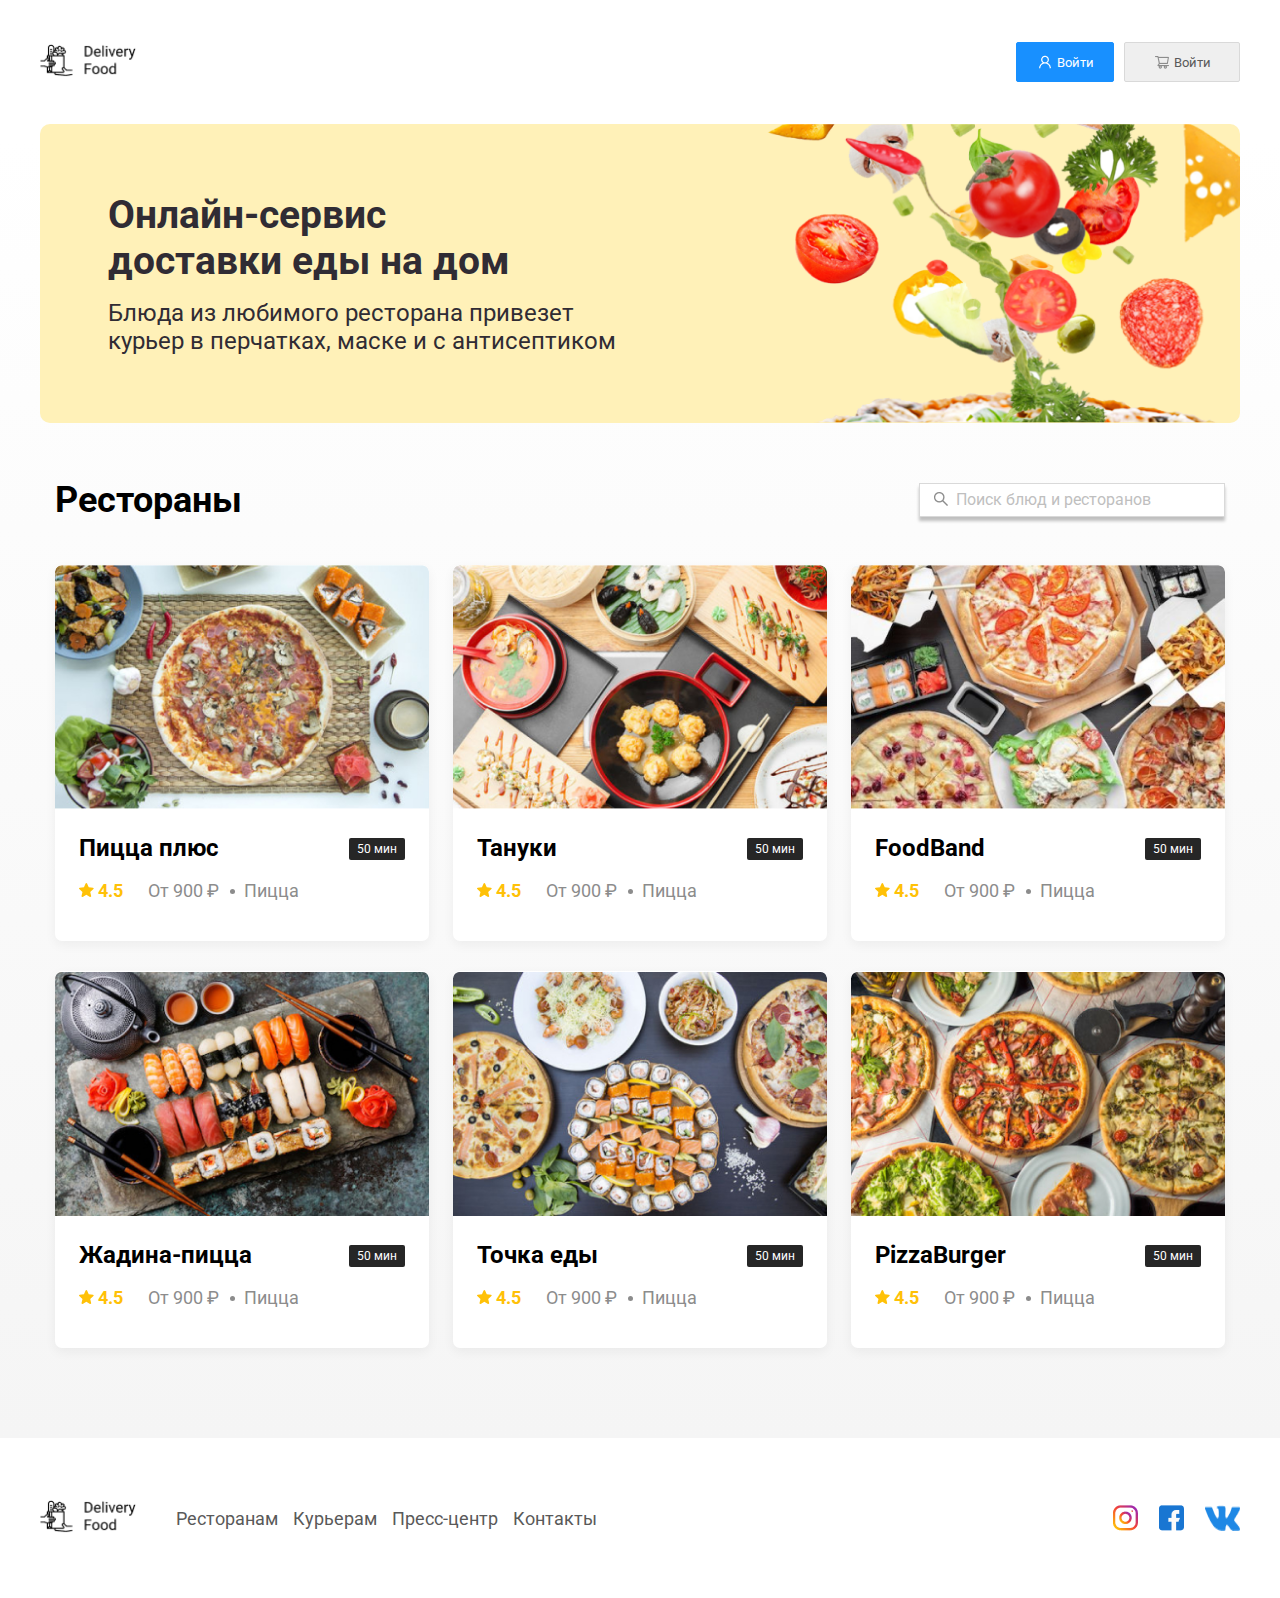
<file: index.html>
<!DOCTYPE html>
<html lang="ru">

<head>
    <meta charset="UTF-8">
    <meta name="viewport" content="width=device-width, initial-scale=1.0">
    <link rel="preconnect" href="https://fonts.googleapis.com">
    <link rel="preconnect" href="https://fonts.gstatic.com" crossorigin>
    <link href="https://fonts.googleapis.com/css2?family=Roboto:wght@400;700&display=swap" rel="stylesheet">

    <link rel="stylesheet" href="assets/styles/style.css">
    <title>Delivery Food</title>
</head>

<body>
    <div class="page-wraper">
        <header class="header">
            <div class="container">
                <div class="header-box">
                    <a href="index.html" class="header__logo logo">
                        <img src="assets/img/logo.png" alt="logo">
                    </a>
                    <div class="header__controls">
                        <button class="btn btn-primary">
                            <img src="assets/img/iconUsers.png" alt="users">
                            Войти
                        </button>
                        <button class="btn btn-outline">
                            <img src="assets/img/iconBasket.png" alt="basket">
                            Войти
                        </button>
                    </div>
                </div>
            </div>
        </header>
        <main class="main">
            <div class="container">
                <section class="banner">
                    <div class="banner__item">
                        <h2 class="banner__item-title">Онлайн-сервис <br>доставки еды на дом</h2>
                        <p class="banner__item-subtitle">Блюда из любимого ресторана привезет курьер в перчатках, маске
                            и с антисептиком</p>
                    </div>
                </section>
                <section class="products">
                    <div class="container">
                        <div class="products-header">
                            <h2 class="products__title">Рестораны</h2>
                            <input type="text" class="pruducts__input" placeholder="Поиск блюд и ресторанов">
                        </div>
                        <div class="products-wrapper">
                            <a href="goods.html" class="products-card">
                                <div class="products-card__image">
                                    <img src="assets/img/1PizzaPlusjpg.jpg" alt="Pizza Plus">
                                </div>
                                <div class="products-card__description">
                                    <div class="products-card__description--row">
                                        <h3 class="products-card__description--title">Пицца плюс</h3>
                                        <div class="products-card__description--badge">50 мин</div>
                                    </div>
                                    <div class="products-card__description--row">
                                        <div class="products-card__description-info">
                                            <div class="products-card__description-info--raiting">
                                                <img src="assets/img/Star.svg" alt="star">
                                                4.5
                                            </div>
                                            <div class="products-card__description--price">От 900 ₽</div>
                                            <div class="products-card__description-info--group">Пицца</div>
                                        </div>
                                    </div>
                                </div>
                            </a>
                            <a href="goods.html" class="products-card">
                                <div class="products-card__image">
                                    <img src="assets/img/2Tanuki.jpg" alt="Tanuki">
                                </div>
                                <div class="products-card__description">
                                    <div class="products-card__description--row">
                                        <h3 class="products-card__description--title">Тануки</h3>
                                        <div class="products-card__description--badge">50 мин</div>
                                    </div>
                                    <div class="products-card__description--row">
                                        <div class="products-card__description-info">
                                            <div class="products-card__description-info--raiting">
                                                <img src="assets/img/Star.svg" alt="star">
                                                4.5
                                            </div>
                                            <div class="products-card__description--price">От 900 ₽</div>
                                            <div class="products-card__description-info--group">Пицца</div>
                                        </div>
                                    </div>
                                </div>
                            </a>
                            <a href="goods.html" class="products-card">
                                <div class="products-card__image">
                                    <img src="assets/img/3FoodBand.jpg" alt="FoodBand">
                                </div>
                                <div class="products-card__description">
                                    <div class="products-card__description--row">
                                        <h3 class="products-card__description--title">FoodBand</h3>
                                        <div class="products-card__description--badge">50 мин</div>
                                    </div>
                                    <div class="products-card__description--row">
                                        <div class="products-card__description-info">
                                            <div class="products-card__description-info--raiting">
                                                <img src="assets/img/Star.svg" alt="star">
                                                4.5
                                            </div>
                                            <div class="products-card__description--price">От 900 ₽</div>
                                            <div class="products-card__description-info--group">Пицца</div>
                                        </div>
                                    </div>
                                </div>
                            </a>
                            <a href="goods.html" class="products-card">
                                <div class="products-card__image">
                                    <img src="assets/img/4Jadina.jpg" alt="Jadina">
                                </div>
                                <div class="products-card__description">
                                    <div class="products-card__description--row">
                                        <h3 class="products-card__description--title">Жадина-пицца</h3>
                                        <div class="products-card__description--badge">50 мин</div>
                                    </div>
                                    <div class="products-card__description--row">
                                        <div class="products-card__description-info">
                                            <div class="products-card__description-info--raiting">
                                                <img src="assets/img/Star.svg" alt="star">
                                                4.5
                                            </div>
                                            <div class="products-card__description--price">От 900 ₽</div>
                                            <div class="products-card__description-info--group">Пицца</div>
                                        </div>
                                    </div>
                                </div>
                            </a>
                            <a href="goods.html" class="products-card">
                                <div class="products-card__image">
                                    <img src="assets/img/5Point.jpg" alt="Point">
                                </div>
                                <div class="products-card__description">
                                    <div class="products-card__description--row">
                                        <h3 class="products-card__description--title">Точка еды</h3>
                                        <div class="products-card__description--badge">50 мин</div>
                                    </div>
                                    <div class="products-card__description--row">
                                        <div class="products-card__description-info">
                                            <div class="products-card__description-info--raiting">
                                                <img src="assets/img/Star.svg" alt="star">
                                                4.5
                                            </div>
                                            <div class="products-card__description--price">От 900 ₽</div>
                                            <div class="products-card__description-info--group">Пицца</div>
                                        </div>
                                    </div>
                                </div>
                            </a>
                            <a href="goods.html" class="products-card">
                                <div class="products-card__image">
                                    <img src="assets/img/6PizzaBurger.jpg" alt="PizzaBurger">
                                </div>
                                <div class="products-card__description">
                                    <div class="products-card__description--row">
                                        <h3 class="products-card__description--title">PizzaBurger</h3>
                                        <div class="products-card__description--badge">50 мин</div>
                                    </div>
                                    <div class="products-card__description--row">
                                        <div class="products-card__description-info">
                                            <div class="products-card__description-info--raiting">
                                                <img src="assets/img/Star.svg" alt="star">
                                                4.5
                                            </div>
                                            <div class="products-card__description--price">От 900 ₽</div>
                                            <div class="products-card__description-info--group">Пицца</div>
                                        </div>
                                    </div>
                                </div>
                            </a>
                        </div>
                    </div>
                </section>
            </div>
        </main>
        <footer class="footer">
            <div class="container">
                <div class="footer-box">
                    <a href="index.html" class="footer__logo logo">
                        <img src="assets/img/logo.png" alt="logo">
                    </a>
                    <div class="footer_nav">
                        <ul>
                            <li>Ресторанам</li>
                            <li>Курьерам</li>
                            <li>Пресс-центр</li>
                            <li>Контакты</li>
                        </ul>
                    </div>
                    <div class="footer__social">
                        <img src="assets/img/iconInsta.png" alt="Insta">
                        <img src="assets/img/iconFB.png" alt="FB">
                        <img src="assets/img/iconVK.png" alt="VK">
                    </div>
                </div>
            </div>
        </footer>
    </div>


</body>

</html>
</file>
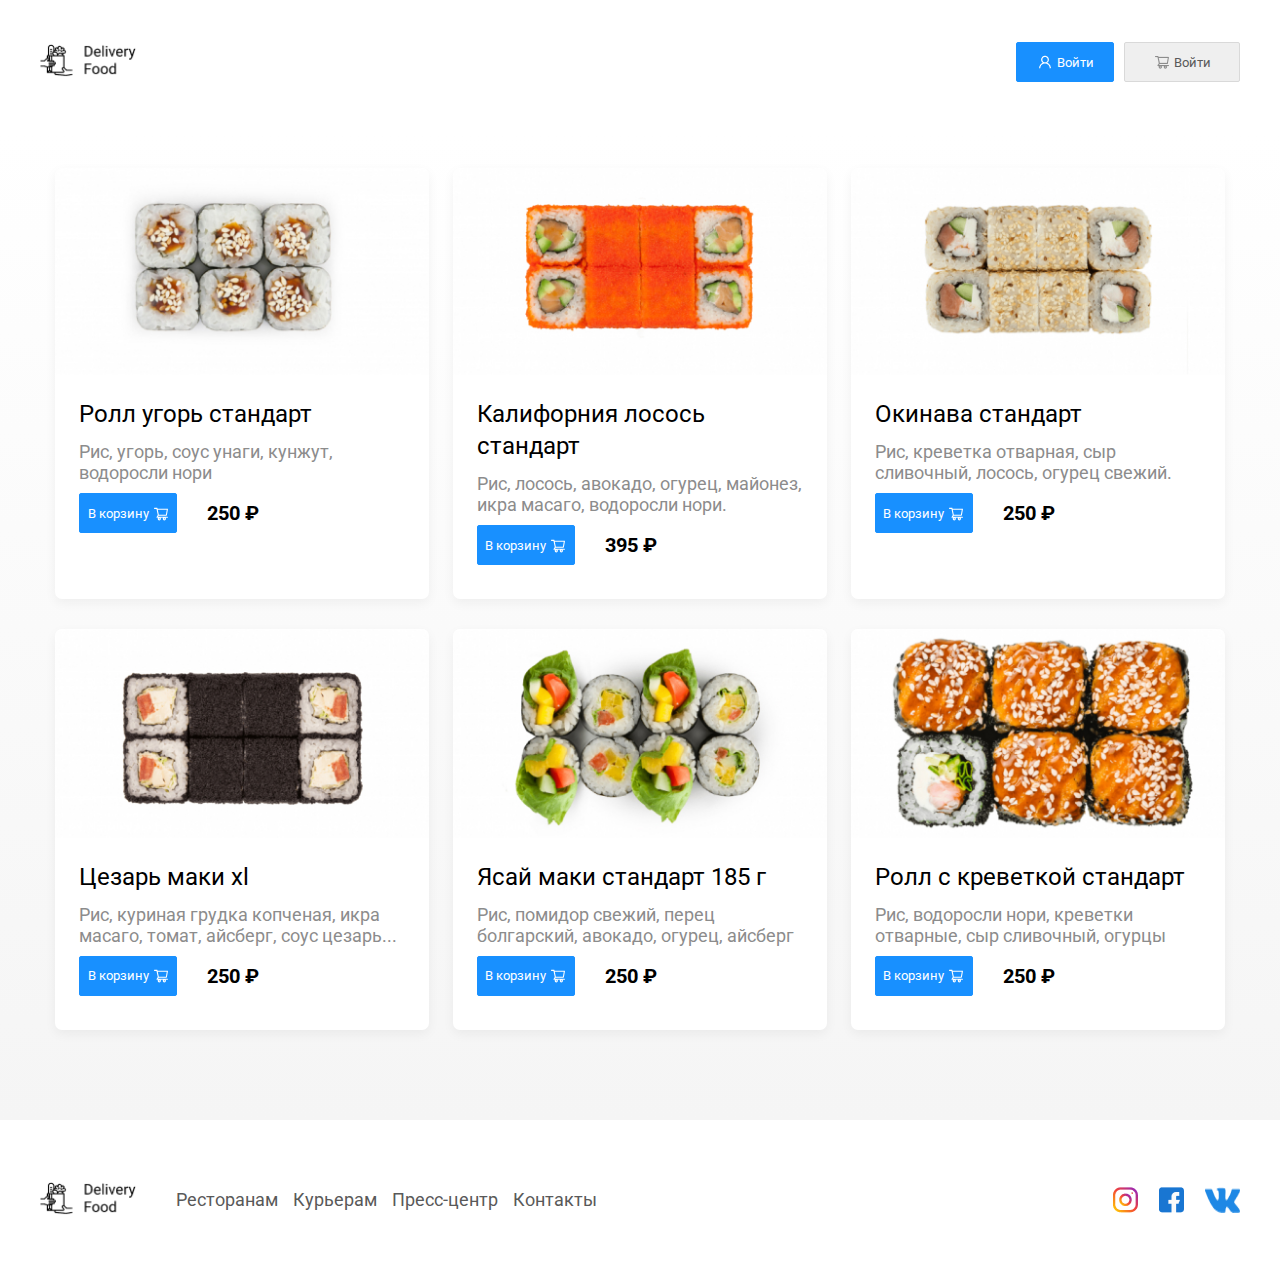
<file: goods.html>
<!DOCTYPE html>
<html lang="ru">

<head>
    <meta charset="UTF-8">
    <meta name="viewport" content="width=device-width, initial-scale=1.0">
    <link rel="preconnect" href="https://fonts.googleapis.com">
    <link rel="preconnect" href="https://fonts.gstatic.com" crossorigin>
    <link href="https://fonts.googleapis.com/css2?family=Roboto:wght@400;700&display=swap" rel="stylesheet">

    <link rel="stylesheet" href="assets/styles/style.css">
    <title>Delivery Food</title>
</head>

<body>
    <div class="page-wraper">
        <header class="header">
            <div class="container">
                <div class="header-box">
                    <a href="index.html" class="header__logo logo">
                        <img src="assets/img/logo.png" alt="logo">
                    </a>
                    <div class="header__controls">
                        <button class="btn btn-primary">
                            <img src="assets/img/iconUsers.png" alt="users">
                            Войти
                        </button>
                        <button class="btn btn-outline">
                            <img src="assets/img/iconBasket.png" alt="basket">
                            Войти
                        </button>
                    </div>
                </div>
            </div>
        </header>
        <main class="main">
            <div class="container">
                <section class="products">
                    <div class="container">
                        <!-- <div class="products-header">
                            <h2 class="products__title">Рестораны</h2>
                            <input type="text" class="pruducts__input" placeholder="Поиск блюд и ресторанов">
                        </div> -->
                        <div class="products-wrapper">
                            <div class="products-card">
                                <div class="products-card__image">
                                    <img src="assets/img/7Roll.jpg" alt="Roll">
                                </div>
                                <div class="products-card__description">
                                    <div class="products-card__description--row">
                                        <h5 class="products-card__description--name">
                                            Ролл угорь стандарт
                                        </h5>
                                    </div>
                                    <div class="products-card__description--row">
                                        <p class="products-card__description--text">
                                            Рис, угорь, соус унаги, кунжут, водоросли нори
                                        </p>
                                    </div>
                                    <div class="products-card__description--row">
                                        <div class="products-card__description-controls">
                                            <button class="btn btn-primary">
                                                В корзину
                                                <img src="assets/img/iconContainerSvg.svg" alt="basket">
                                            </button>
                                            <span class="products-card__description-controls--price">250 ₽</span>
                                        </div>
                                    </div>
                                </div>
                            </div>
                            <div class="products-card">
                                <div class="products-card__image">
                                    <img src="assets/img/8California.jpg" alt="California">
                                </div>
                                <div class="products-card__description">
                                    <div class="products-card__description--row">
                                        <h5 class="products-card__description--name">
                                            Калифорния лосось стандарт
                                        </h5>
                                    </div>
                                    <div class="products-card__description--row">
                                        <p class="products-card__description--text">
                                            Рис, лосось, авокадо, огурец, майонез, икра масаго, водоросли нори.
                                        </p>
                                    </div>
                                    <div class="products-card__description--row">
                                        <div class="products-card__description-controls">
                                            <button class="btn btn-primary">
                                                В корзину
                                                <img src="assets/img/iconContainerSvg.svg" alt="basket">
                                            </button>
                                            <span class="products-card__description-controls--price">395 ₽</span>
                                        </div>
                                    </div>
                                </div>
                            </div>
                            <div class="products-card">
                                <div class="products-card__image">
                                    <img src="assets/img/9Okinava.jpg" alt="Okinava">
                                </div>
                                <div class="products-card__description">
                                    <div class="products-card__description--row">
                                        <h5 class="products-card__description--name">
                                            Окинава стандарт
                                        </h5>
                                    </div>
                                    <div class="products-card__description--row">
                                        <p class="products-card__description--text">
                                            Рис, креветка отварная, сыр сливочный, лосось, огурец свежий.
                                        </p>
                                    </div>
                                    <div class="products-card__description--row">
                                        <div class="products-card__description-controls">
                                            <button class="btn btn-primary">
                                                В корзину
                                                <img src="assets/img/iconContainerSvg.svg" alt="basket">
                                            </button>
                                            <span class="products-card__description-controls--price">250 ₽</span>
                                        </div>
                                    </div>
                                </div>
                            </div>
                            <div class="products-card">
                                <div class="products-card__image">
                                    <img src="assets/img/10Cezar.jpg" alt="Cezar">
                                </div>
                                <div class="products-card__description">
                                    <div class="products-card__description--row">
                                        <h5 class="products-card__description--name">
                                            Цезарь маки хl
                                        </h5>
                                    </div>
                                    <div class="products-card__description--row">
                                        <p class="products-card__description--text">
                                            Рис, куриная грудка копченая, икра масаго, томат, айсберг, соус цезарь...
                                        </p>
                                    </div>
                                    <div class="products-card__description--row">
                                        <div class="products-card__description-controls">
                                            <button class="btn btn-primary">
                                                В корзину
                                                <img src="assets/img/iconContainerSvg.svg" alt="basket">
                                            </button>
                                            <span class="products-card__description-controls--price">250 ₽</span>
                                        </div>
                                    </div>
                                </div>
                            </div>
                            <div class="products-card">
                                <div class="products-card__image">
                                    <img src="assets/img/11Iasai.jpg" alt="Iasai">
                                </div>
                                <div class="products-card__description">
                                    <div class="products-card__description--row">
                                        <h5 class="products-card__description--name">
                                            Ясай маки стандарт 185 г
                                        </h5>
                                    </div>
                                    <div class="products-card__description--row">
                                        <p class="products-card__description--text">
                                            Рис, помидор свежий, перец болгарский, авокадо, огурец, айсберг
                                        </p>
                                    </div>
                                    <div class="products-card__description--row">
                                        <div class="products-card__description-controls">
                                            <button class="btn btn-primary">
                                                В корзину
                                                <img src="assets/img/iconContainerSvg.svg" alt="basket">
                                            </button>
                                            <span class="products-card__description-controls--price">250 ₽</span>
                                        </div>
                                    </div>
                                </div>
                            </div>
                            <div class="products-card">
                                <div class="products-card__image">
                                    <img src="assets/img/12RollCrevet.jpg" alt="RollCrevet">
                                </div>
                                <div class="products-card__description">
                                    <div class="products-card__description--row">
                                        <h5 class="products-card__description--name">
                                            Ролл с креветкой стандарт
                                        </h5>
                                    </div>
                                    <div class="products-card__description--row">
                                        <p class="products-card__description--text">
                                            Рис, водоросли нори, креветки отварные, сыр сливочный, огурцы
                                        </p>
                                    </div>
                                    <div class="products-card__description--row">
                                        <div class="products-card__description-controls">
                                            <button class="btn btn-primary">
                                                В корзину
                                                <img src="assets/img/iconContainerSvg.svg" alt="basket">
                                            </button>
                                            <span class="products-card__description-controls--price">250 ₽</span>
                                        </div>
                                    </div>
                                </div>
                            </div>
                        </div>
                    </div>
                </section>
            </div>
        </main>
        <div class="cart-modal__overlay">
            <div class="cart-modal">
                <div class="cart-modal__header">
                    <h2 class="cart-modal__header--title">Корзина</h2>
                    <span class="cart-modal__header--close">
                        <img src="assets/img/Close.svg" alt="close">
                    </span>
                </div>
                <div class="cart-modal__body">
                    <div class="cart-item">
                        <p class="cart-item__titles">Ролл угорь стандарт</p>
                        <div class="cart-item__controles">
                            <div class="cart-item__controles--price">250 ₽</div>
                            <button class="btn btn-outline">-</button>
                            <div class="cart-item__controles--count"></div>
                            <button class="btn btn-outline">+</button>
                        </div>
                    </div>
                    <div class="cart-item">
                        <p class="cart-item__titles">Ролл угорь стандарт</p>
                        <div class="cart-item__controles">
                            <div class="cart-item__controles--price">250 ₽</div>
                            <button class="btn btn-outline">-</button>
                            <div class="cart-item__controles--count"></div>
                            <button class="btn btn-outline">+</button>
                        </div>
                    </div>
                    <div class="cart-item">
                        <p class="cart-item__titles">Ролл угорь стандарт</p>
                        <div class="cart-item__controles">
                            <div class="cart-item__controles--price">250 ₽</div>
                            <button class="btn btn-outline">-</button>
                            <div class="cart-item__controles--count"></div>
                            <button class="btn btn-outline">+</button>
                        </div>
                    </div>
                </div>
                <div class="cart-modal__footer">
                    <div class="cart-modal__footer--price">1250 ₽</div>
                    <div class="cart-modal__footer--controles">
                        <button class="btn btn-primary">
                            Оформить заказ
                        </button>
                        <button class="btn btn-outline">
                            Отмена
                        </button>
                    </div>
                </div>
            </div>
        </div>
    </div>
    <footer class="footer">
        <div class="container">
            <div class="footer-box">
                <a href="index.html" class="footer__logo logo">
                    <img src="assets/img/logo.png" alt="logo">
                </a>
                <div class="footer_nav">
                    <ul>
                        <li>Ресторанам</li>
                        <li>Курьерам</li>
                        <li>Пресс-центр</li>
                        <li>Контакты</li>
                    </ul>
                </div>
                <div class="footer__social">
                    <img src="assets/img/iconInsta.png" alt="Insta">
                    <img src="assets/img/iconFB.png" alt="FB">
                    <img src="assets/img/iconVK.png" alt="VK">
                </div>
            </div>
        </div>
    </footer>
    </div>
</body>

</html>
</file>
<file: assets/styles/style.css>
:root {
  --gray---gray-1: #fff;
  --gray---gray-2: #fafafa;
  --gray---gray-3: #f5f5f5;
  --gray---gray-4: #e8e8e8;
  --gray---gray-5: #d9d9d9;
  --gray---gray-6: #bfbfbf;
  --gray---gray-7: #8c8c8c;
  --gray---gray-8: #595959;
  --gray---gray-9: #262626;
  --gray---gray-10: #000;
  --daybreak-blue---blue-1: #e6f7ff;
  --daybreak-blue---blue-2: #bae7ff;
  --daybreak-blue---blue-3: #91d5ff;
  --daybreak-blue---blue-4: #69c0ff;
  --daybreak-blue---blue-5: #40a9ff;
  --daybreak-blue---blue-6: #1890ff;
  --daybreak-blue---blue-7: #096dd9;
  --daybreak-blue---blue-8: #0050b3;
  --daybreak-blue---blue-9: #003a8c;
  --daybreak-blue---blue-10: #002766;
  --dust-red---red-1: #fff1f0;
  --dust-red---red-2: #ffccc7;
  --dust-red---red-3: #ffa39e;
  --dust-red---red-4: #ff7875;
  --dust-red---red-5: #ff4d4f;
  --dust-red---red-6: #f5222d;
  --dust-red---red-7: #cf1322;
  --dust-red---red-8: #a8071a;
  --dust-red---red-9: #820014;
  --dust-red---red-10: #5c0011;
  --volcano---volcano-1: #fff2e8;
  --volcano---volcano-2: #ffd8bf;
  --volcano---volcano-3: #ffbb96;
  --volcano---volcano-4: #ff9c6e;
  --volcano---volcano-5: #ff7a45;
  --volcano---volcano-6: #fa541c;
  --volcano---volcano-7: #d4380d;
  --volcano---volcano-8: #ad2102;
  --volcano---volcano-9: #871400;
  --volcano---volcano-10: #610b00;
  --sunset-orange---orange-1: #fff7e6;
  --sunset-orange---orange-2: #ffe7ba;
  --sunset-orange---orange-3: #ffd591;
  --sunset-orange---orange-4: #ffc069;
  --sunset-orange---orange-5: #ffa940;
  --sunset-orange---orange-6: #fa8c16;
  --sunset-orange---orange-7: #d46b08;
  --sunset-orange---orange-8: #ad4e00;
  --sunset-orange---orange-9: #873800;
  --sunset-orange---orange-10: #612500;
  --calendula-gold---gold-1: #fffbe6;
  --calendula-gold---gold-2: #fff1b8;
  --calendula-gold---gold-3: #ffe58f;
  --calendula-gold---gold-4: #ffd666;
  --calendula-gold---gold-5: #ffc53d;
  --calendula-gold---gold-6: #faad14;
  --calendula-gold---gold-7: #d48806;
  --calendula-gold---gold-8: #ad6800;
  --calendula-gold---gold-9: #874d00;
  --calendula-gold---gold-10: #613400;
  --sunrise-yellow---yellow-1: #feffe6;
  --sunrise-yellow---yellow-2: #ffffb8;
  --sunrise-yellow---yellow-2: #fffb8f;
  --sunrise-yellow---yellow-4: #fff566;
  --sunrise-yellow---yellow-5: #ffec3d;
  --sunrise-yellow---yellow-6: #fadb14;
  --sunrise-yellow---yellow-7: #d4b106;
  --sunrise-yellow---yellow-8: #ad8b00;
  --sunrise-yellow---yellow-9: #876800;
  --sunrise-yellow---yellow-10: #614700;
  --lime---lime-1: #fcffe6;
  --lime---lime-2: #f4ffb8;
  --lime---lime-3: #eaff8f;
  --lime---lime-4: #d3f261;
  --lime---lime-5: #bae637;
  --lime---lime-6: #a0d911;
  --lime---lime-7: #7cb305;
  --lime---lime-8: #5b8c00;
  --lime---lime-9: #3f6600;
  --lime---lime-10: #254000;
  --polar-green---green-1: #f6ffed;
  --polar-green---green-2: #d9f7be;
  --polar-green---green-3: #b7eb8f;
  --polar-green---green-4: #95de64;
  --polar-green---green-5: #73d13d;
  --polar-green---green-6: #52c41a;
  --polar-green---green-7: #389e0d;
  --polar-green---green-8: #237804;
  --polar-green---green-9: #135200;
  --polar-green---green-10: #092b00;
  --cyan---cyan-1: #e6fffb;
  --cyan---cyan-2: #b5f5ec;
  --cyan---cyan-3: #87e8de;
  --cyan---cyan-4: #5cdbd3;
  --cyan---cyan-5: #36cfc9;
  --cyan---cyan-6: #13c2c2;
  --cyan---cyan-7: #08979c;
  --cyan---cyan-8: #006d75;
  --cyan---cyan-9: #00474f;
  --cyan---cyan-10: #002329;
  --geek-blue---geekblue-1: #f0f5ff;
  --geek-blue---geekblue-2: #d6e4ff;
  --geek-blue---geekblue-3: #adc6ff;
  --geek-blue---geekblue-4: #85a5ff;
  --geek-blue---geekblue-5: #597ef7;
  --geek-blue---geekblue-6: #2f54eb;
  --geek-blue---geekblue-7: #1d39c4;
  --geek-blue---geekblue-8: #10239e;
  --geek-blue---geekblue-9: #061178;
  --geek-blue---geekblue-10: #030852;
  --golden-purple---purple-1: #f9f0ff;
  --golden-purple---purple-2: #efdbff;
  --golden-purple---purple-3: #d3adf7;
  --golden-purple---purple-4: #b37feb;
  --golden-purple---purple-5: #9254de;
  --golden-purple---purple-6: #722ed1;
  --golden-purple---purple-7: #531dab;
  --golden-purple---purple-8: #391085;
  --golden-purple---purple-9: #22075e;
  --golden-purple---purple-10: #120338;
  --magenta---magenta-1: #fff0f6;
  --magenta---magenta-2: #ffd6e7;
  --magenta---magenta-3: #ffadd2;
  --magenta---magenta-4: #ff85c0;
  --magenta---magenta-5: #f759ab;
  --magenta---magenta-6: #eb2f96;
  --magenta---magenta-7: #c41d7f;
  --magenta---magenta-8: #9e1068;
  --magenta---magenta-9: #780650;
  --magenta---magenta-10: #520339;
  --layout---bg: #f0f2f5;
  --layout---surface: #001529;
}

* {
  box-sizing: border-box;
  font-family: "Roboto", sans-serif;
  font-style: normal;
  line-height: normal;
}

body {
  margin: 0px;
  padding: 0px;
}

.page-wraper {
  display: flex;
  flex-direction: column;
  min-height: 100vh;
}

.container {
  width: 100%;
  height: 100%;
  max-width: 1230px;
  margin: 0 auto;
  padding-left: 15px;
  padding-right: 15px;
}

.header {
  min-height: 124px;
  display: flex;
  align-items: center;
}

.header-box {
  height: 100%;
  display: flex;
  justify-content: space-between;
  align-items: center;
}

.header__controls {
  display: flex;
  justify-content: center;
  align-items: center;
  gap: 10px;
}

.btn {
  display: flex;
  justify-content: center;
  align-items: center;
  gap: 4px;
  border-radius: 2px;
  padding: 8px 6px;
  height: 40px;
  outline: none;
  cursor: pointer;
}

.btn-primary {
  background: var(--daybreak-blue---blue-6);
  min-width: 98px;
  border: 1px solid var(--daybreak-blue---blue-6);
  color: #fff;
}

.btn-outline {
  border: 1px solid var(--gray---gray-5);
  width: 116px;
  height: 40px;
  color: var(--gray---gray-8);
}

.main {
  flex-grow: 1;
  background: linear-gradient(
    180deg,
    rgba(245, 245, 245, 0) 1.04%,
    #f5f5f5 100%
  );
}

.banner {
  margin-bottom: 56px;
}

.banner__item {
  background-image: url(../img/banner-img.png);
  background-color: var(--calendula-gold---gold-2);
  background-repeat: no-repeat;
  background-size: contain;
  background-position: center right;
  padding: 68px;
  border-radius: 10px;
}

.banner__item-title {
  font-weight: 700;
  font-size: 39px;
  color: #302c34;
  max-width: 50%;
  margin: 0 0 15px 0;
}

.banner__item-subtitle {
  font-weight: 400;
  font-size: 24px;
  color: #302c34;
  max-width: 50%;
  margin: 0;
}

.products-header {
  display: flex;
  justify-content: space-between;
  align-items: center;
  flex-wrap: wrap;
  gap: 24px;
}

.products__title {
  font-weight: 700;
  font-size: 36px;
  color: var(--gray---gray-10);
  margin: 0;
}

.pruducts__input {
  min-width: 306px;
  height: 34px;
  border: 1px solid #d9d9d9;
  color: var(--gray---gray-6);
  padding: 5px 12px;
  box-shadow: 0px 4px 3px var(--gray---gray-6);
}

.pruducts__input:focus {
  outline: none;
  border: 1px solid #d9d9d9;
}

.pruducts__input::placeholder {
  background: url(../img/searchForInput.png);
  background-repeat: no-repeat;
  position: left;
  color: var(--gray---gray-6);
  font-size: 16px;
  font-weight: 400;
  line-height: 24;
  padding-left: 24px;
}

.products-wrapper {
  margin-top: 44px;
  margin-bottom: 90px;
  display: flex;
  flex-wrap: wrap;
  row-gap: 30px;
  column-gap: 24px;
}

.products-card {
  width: calc((100% - 48px) / 3);
  border-radius: 7px;
  background: #fff;
  box-shadow: 0px 4px 12px 0px rgba(0, 0, 0, 0.05);
  overflow: hidden;
  text-decoration: none;
}

.products-card__image {
  width: 100%;
}

.products-card__image img {
  width: 100%;
}

.products-card__description {
  padding: 20px 24px 34px 24px;
}

.products-card__description--row {
  display: flex;
  align-items: center;
  justify-content: space-between;
}

.products-card__description--row:not(:last-child) {
  margin-bottom: 10px;
}

.products-card__description--title {
  margin: 0;
  font-weight: 700;
  font-size: 24px;
  line-height: 133%;
  color: var(--gray---gray-10);
}

.products-card__description--badge {
  font-weight: 400;
  font-size: 12px;
  line-height: 167%;
  color: var(--gray---gray-1);
  border-radius: 2px;
  padding: 1px 8px;
  width: 56px;
  height: 22px;
  background: var(--gray---gray-9);
}

.products-card__description-info {
  display: flex;
  align-items: center;
  justify-content: flex-start;
  gap: 25px;
  flex-wrap: wrap;
}

.products-card__description-info--raiting {
  font-weight: 700;
  font-size: 18px;
  line-height: 178%;
  color: #ffc107;
}

.products-card__description--price {
  font-weight: 400;
  font-size: 18px;
  line-height: 178%;
  color: var(--gray---gray-7);
}

.products-card__description-info--group {
  font-weight: 400;
  font-size: 18px;
  line-height: 178%;
  color: var(--gray---gray-7);
  position: relative;
}

.products-card__description-info--group::before {
  content: " ";
  display: block;
  width: 5px;
  height: 5px;
  border-radius: 50%;
  background-color: var(--gray---gray-7);
  position: absolute;
  left: -14px;
  top: 14px;
}

.footer {
  min-height: 156px;
  display: flex;
  align-items: center;
  padding: 60px 0;
}

.footer-box {
  height: 100%;
  display: flex;
  justify-content: space-between;
  align-items: center;
  gap: 36px;
  flex-wrap: wrap;
}

.footer_nav {
  flex-grow: 1;
  display: flex;
}

.footer_nav ul {
  display: flex;
  gap: 15px;
  list-style: none;
  margin: 0;
  padding: 0;
  flex-wrap: wrap;
}

.footer_nav ul li {
  font-weight: 400;
  font-size: 18px;
  color: var(--gray---gray-8);
}

.footer__social {
  display: flex;
  gap: 20px;
}

.logo {
  max-width: 100px;
}

.logo img {
  width: 100%;
}

.products-card__description--name {
  margin: 0;
  font-family: var(--font-family);
  font-weight: 400;
  font-size: 24px;
  line-height: 133%;
  color: var(--gray---gray-10);
}

.products-card__description--text {
  margin: 0;
  font-family: var(--font-family);
  font-weight: 400;
  font-size: 18px;
  color: var(--gray---gray-7);
}

.products-card__description-controls {
  display: flex;
  justify-content: start;
  align-items: center;
  flex-wrap: wrap;
  row-gap: 10px;
  column-gap: 30px;
}

.products-card__description-controls--price {
  font-family: var(--font-family);
  font-weight: 700;
  font-size: 20px;
  line-height: 160%;
  color: var(--gray---gray-10);
}

.cart-modal__overlay {
  display: none;
  position: fixed;
  top: 0;
  right: 0;
  bottom: 0;
  left: 0;
  background-color: rgba(0, 0, 0, 0.4);
  justify-content: center;
  align-items: center;
}

.cart-modal__overlay.open {
  display: flex;
}

.cart-modal {
  width: 100%;
  max-width: 780px;
  padding: 40px 45px;
  background-color: #fff;
  border-radius: 5px;
}

.cart-modal__header {
  display: flex;
  justify-content: space-between;
  align-items: center;
  margin-bottom: 48px;
}

.cart-modal__header--title {
  font-family: var(--font-family);
  font-weight: 700;
  font-size: 36px;
  color: var(--gray---gray-10);
  margin: 0;
}

.cart-modal__header--close {
  cursor: pointer;
}

.cart-modal__footer {
  display: flex;
  justify-content: space-between;
  align-items: center;
  flex-wrap: wrap;
  gap: 10px;
  margin-top: 50px;
}

.cart-modal__footer--price {
  font-family: var(--font-family);
  font-weight: 700;
  font-size: 20px;
  color: var(--gray---gray-2);
  border-radius: 5px;
  padding: 15px 20px;
  width: 106px;
  height: 53px;
  background: var(--gray---gray-9);
}

.cart-modal__footer--controles {
  display: flex;
  align-items: center;
  justify-content: space-between;
  gap: 10px;
}

.cart-item {
  display: flex;
  justify-content: space-between;
  align-items: center;
  flex-wrap: wrap;
  gap: 10px;
}

.cart-item:not(:last-child) {
  margin-bottom: 10px;
  padding-bottom: 10px;
  border-bottom: 1px solid var(--gray---gray-5);
}

.cart-item__titles {
  font-family: var(--font-family);
  font-weight: 400;
  font-size: 18px;
  line-height: 178%;
  color: var(--gray---gray-10);
  margin: 0;
}

.cart-item__controles {
  display: flex;
  align-items: center;
}

.cart-item__controles button {
  border: 1px solid var(--daybreak-blue---blue-5);
  border-radius: 2px;
  padding: 5px 16px;
  width: 36px;
  height: 32px;
}

.cart-item__controles--price {
  font-family: var(--font-family);
  font-weight: 700;
  font-size: 20px;
  line-height: 160%;
  color: var(--gray---gray-10);
  margin-right: 47px;
}

.cart-item__controles--count {
  margin-left: 15px;
  margin-right: 15px;
}

@media (max-width: 991px) {
  .banner__item-title {
    max-width: 100%;
  }

  .banner__item-subtitle {
    max-width: 100%;
  }

  .products-card {
    width: calc((100% - 24px) / 2);
  }

  .banner__item {
    background-image: none;
  }
}

@media (max-width: 768px) {
  .products-card {
    width: 100%;
  }
}
</file>
